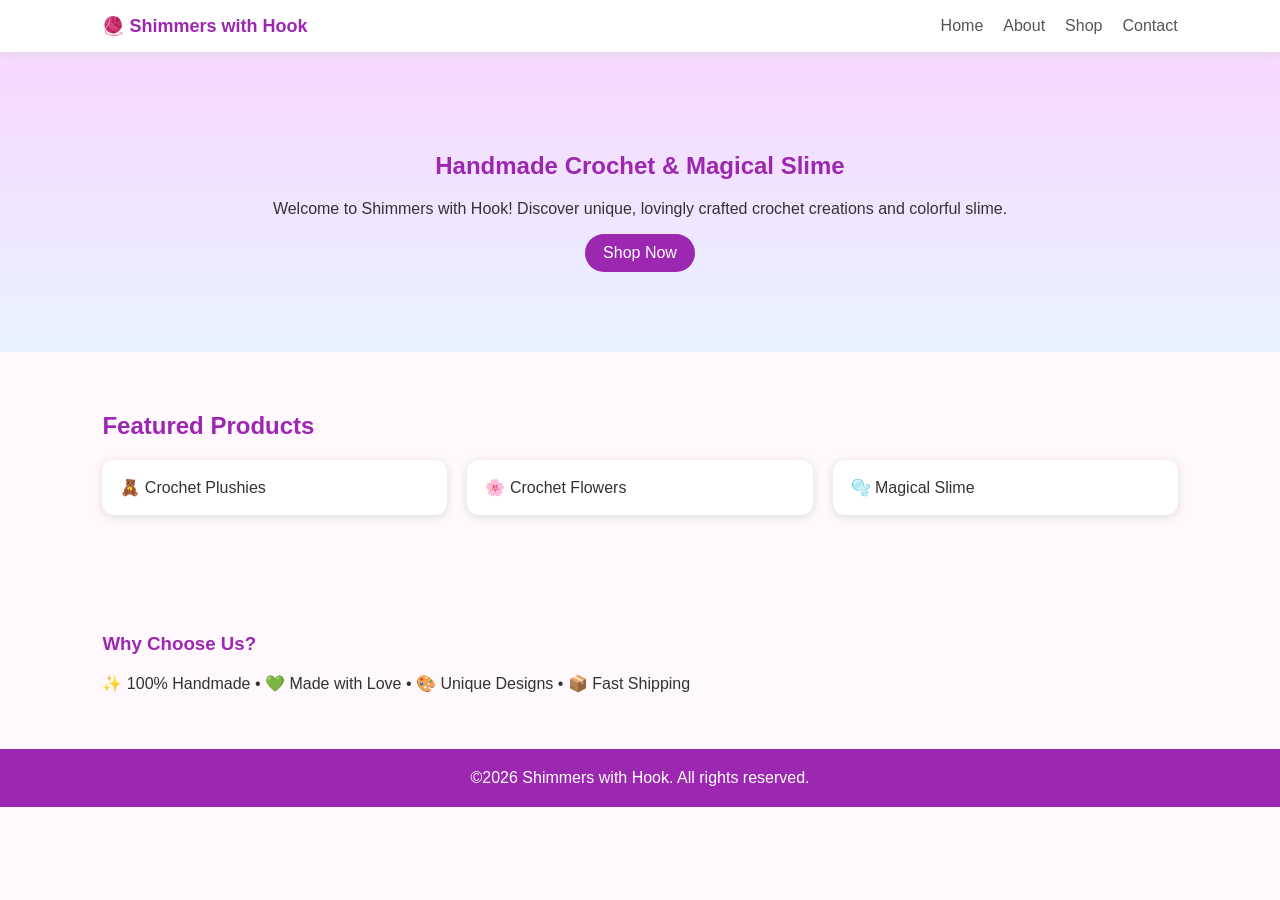
<file: index.html>
<!doctype html><html lang="en"><head><meta charset="UTF-8"><meta name="viewport" content="width=device-width, initial-scale=1.0"><meta name="description" content="🧶 Shimmers with Hook - Handmade crochet plushies, flowers, and magical slime products. Shop unique handcrafted items online."><meta name="keywords" content="crochet, handmade, plushies, slime, shop, online store"><meta name="author" content="Shimmers with Hook"><meta property="og:title" content="Shimmers with Hook - Handmade Crochet & Slime"><meta property="og:description" content="Shop beautiful handmade crochet creations and magical slime products online."><meta property="og:image" content="https://fathimzia.github.io/shimmers-with-hook/favicon.ico"><meta property="og:url" content="https://fathimzia.github.io/shimmers-with-hook/index.html"><title>Shimmers with Hook - Handmade Crochet & Magical Slime</title><link rel='stylesheet' href='style.css'></head><body><header><div class="logo">🧶 Shimmers with Hook</div><nav><a href="index.html">Home</a><a href="about.html">About</a><a href="shop.html">Shop</a><a href="contact.html">Contact</a></nav></header><section class='hero'><h1>Handmade Crochet & Magical Slime</h1><p>Welcome to Shimmers with Hook! Discover unique, lovingly crafted crochet creations and colorful slime.</p><a class='btn' href='shop.html'>Shop Now</a></section><section><h2>Featured Products</h2><div class='cards'><div class='card'>🧸 Crochet Plushies</div><div class='card'>🌸 Crochet Flowers</div><div class='card'>🫧 Magical Slime</div></div></section><section><h3>Why Choose Us?</h3><p>✨ 100% Handmade • 💚 Made with Love • 🎨 Unique Designs • 📦 Fast Shipping</p></section><footer>©2026 Shimmers with Hook. All rights reserved.</footer><script src='script.js'></script></body></html>
</file>
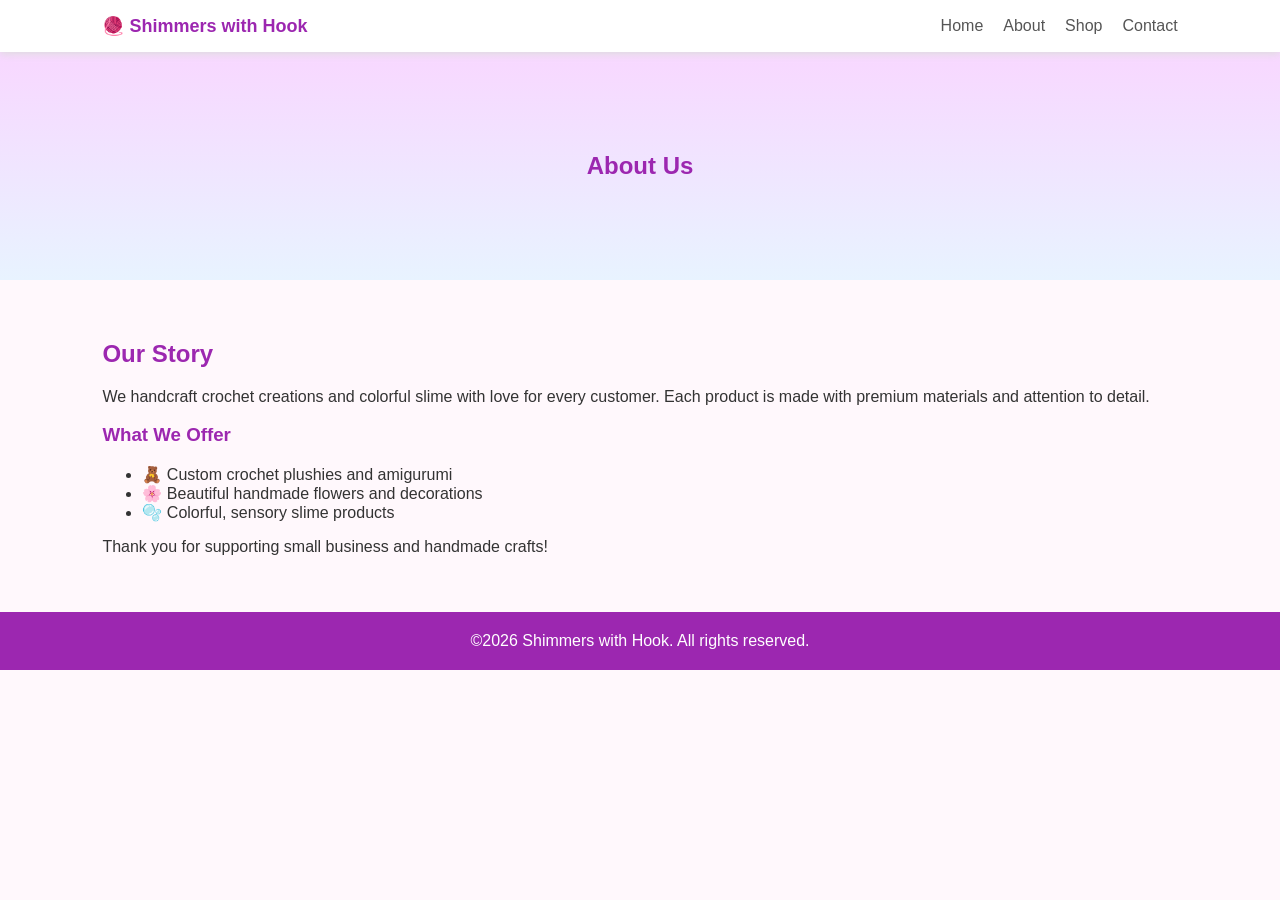
<file: about.html>
<!doctype html><html lang="en"><head><meta charset="UTF-8"><meta name="viewport" content="width=device-width, initial-scale=1.0"><meta name="description" content="About Shimmers with Hook - We create beautiful handmade crochet items and colorful slime with passion and care."><meta name="keywords" content="about us, handmade, crochet artist, slime maker"><meta property="og:title" content="About Shimmers with Hook"><meta property="og:description" content="Learn about our passion for handmade crochet and slime creation."><title>About - Shimmers with Hook</title><link rel='stylesheet' href='style.css'></head><body><header><div class="logo">🧶 Shimmers with Hook</div><nav><a href="index.html">Home</a><a href="about.html">About</a><a href="shop.html">Shop</a><a href="contact.html">Contact</a></nav></header><section class='hero'><h1>About Us</h1></section><section><h2>Our Story</h2><p>We handcraft crochet creations and colorful slime with love for every customer. Each product is made with premium materials and attention to detail.</p><h3>What We Offer</h3><ul><li>🧸 Custom crochet plushies and amigurumi</li><li>🌸 Beautiful handmade flowers and decorations</li><li>🫧 Colorful, sensory slime products</li></ul><p>Thank you for supporting small business and handmade crafts!</p></section><footer>©2026 Shimmers with Hook. All rights reserved.</footer><script src='script.js'></script></body></html>
</file>
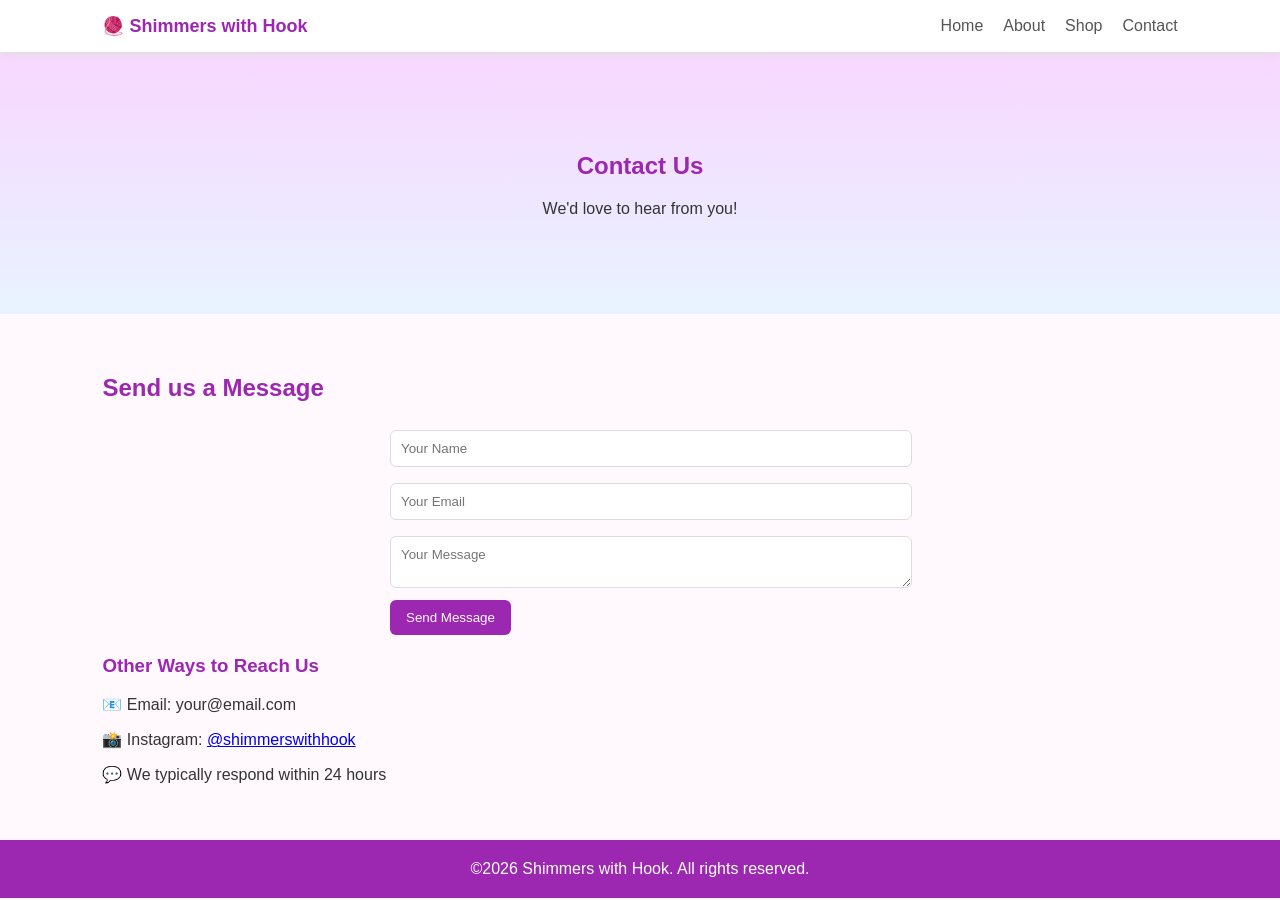
<file: contact.html>
<!doctype html><html lang="en"><head><meta charset="UTF-8"><meta name="viewport" content="width=device-width, initial-scale=1.0"><meta name="description" content="Contact Shimmers with Hook - Get in touch with us for custom orders, questions, or collaborations."><meta name="keywords" content="contact, email, support, custom orders"><meta property="og:title" content="Contact - Shimmers with Hook"><title>Contact - Shimmers with Hook</title><link rel='stylesheet' href='style.css'></head><body><header><div class="logo">🧶 Shimmers with Hook</div><nav><a href="index.html">Home</a><a href="about.html">About</a><a href="shop.html">Shop</a><a href="contact.html">Contact</a></nav></header><section class='hero'><h1>Contact Us</h1><p>We'd love to hear from you!</p></section><section><h2>Send us a Message</h2><form><input placeholder='Your Name' required><input placeholder='Your Email' required><textarea placeholder='Your Message' required></textarea><button type='submit'>Send Message</button></form><h3>Other Ways to Reach Us</h3><p>📧 Email: your@email.com</p><p>📸 Instagram: <a href="https://instagram.com/shimmerswithhook" target="_blank">@shimmerswithhook</a></p><p>💬 We typically respond within 24 hours</p></section><footer>©2026 Shimmers with Hook. All rights reserved.</footer><script src='script.js'></script></body></html>
</file>
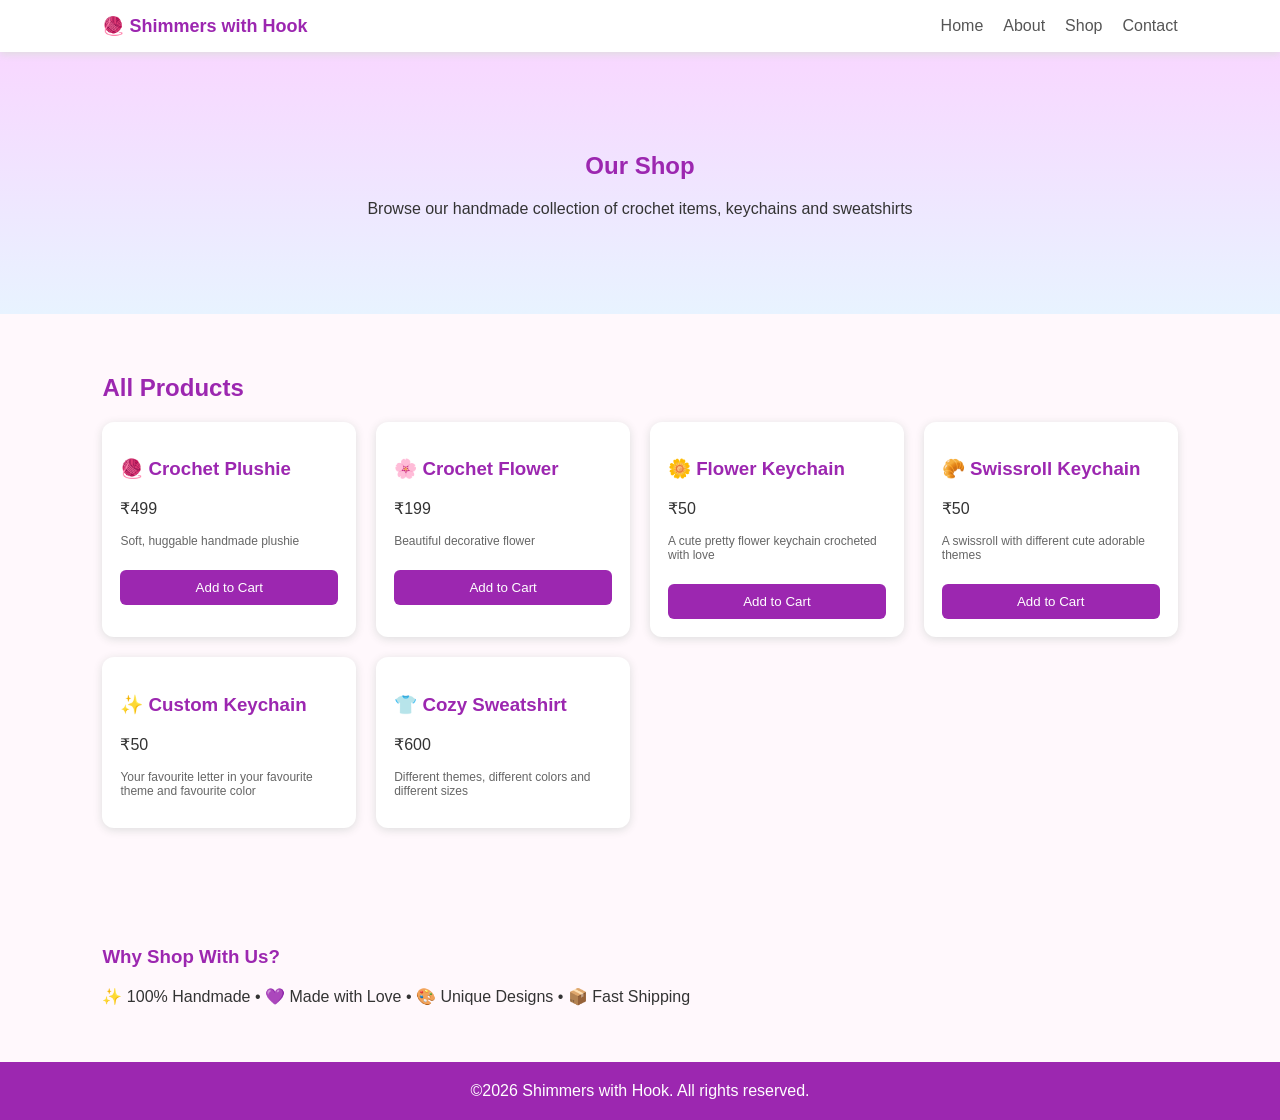
<file: shop.html>
<!doctype html><html lang="en"><head><meta charset="UTF-8"><meta name="viewport" content="width=device-width, initial-scale=1.0"><meta name="description" content="Shop Shimmers with Hook - Buy handmade crochet plushies, flowers, keychains, and sweatshirts online. Unique handcrafted gifts available."><meta name="keywords" content="shop, buy crochet, plushies, keychains, sweatshirt, online store, handmade gifts"><meta property="og:title" content="Shop - Shimmers with Hook"><meta property="og:description" content="Browse our collection of handmade crochet items, keychains and sweatshirts."><title>Shop - Shimmers with Hook</title><link rel='stylesheet' href='style.css'></head><body><header><div class="logo">🧶 Shimmers with Hook</div><nav><a href="index.html">Home</a><a href="about.html">About</a><a href="shop.html">Shop</a><a href="contact.html">Contact</a></nav></header><section class='hero'><h1>Our Shop</h1><p>Browse our handmade collection of crochet items, keychains and sweatshirts</p></section><section><h2>All Products</h2><div class='cards'><div class='card'><h3>🧶 Crochet Plushie</h3><p>₹499</p><p style="font-size:12px;color:#666">Soft, huggable handmade plushie</p></div><div class='card'><h3>🌸 Crochet Flower</h3><p>₹199</p><p style="font-size:12px;color:#666">Beautiful decorative flower</p></div><div class='card'><h3>🌼 Flower Keychain</h3><p>₹50</p><p style="font-size:12px;color:#666">A cute pretty flower keychain crocheted with love</p></div><div class='card'><h3>🥐 Swissroll Keychain</h3><p>₹50</p><p style="font-size:12px;color:#666">A swissroll with different cute adorable themes</p></div><div class='card'><h3>✨ Custom Keychain</h3><p>₹50</p><p style="font-size:12px;color:#666">Your favourite letter in your favourite theme and favourite color</p></div><div class='card'><h3>👕 Cozy Sweatshirt</h3><p>₹600</p><p style="font-size:12px;color:#666">Different themes, different colors and different sizes</p></div></div></section><section><h3>Why Shop With Us?</h3><p>✨ 100% Handmade • 💜 Made with Love • 🎨 Unique Designs • 📦 Fast Shipping</p></section><footer>©2026 Shimmers with Hook. All rights reserved.</footer><script src='script.js'></script></body></html>
</file>
<file: style.css>
body{margin:0;font-family:Arial,sans-serif;background:#fff8fc;color:#333}header{position:sticky;top:0;background:#fff;display:flex;justify-content:space-between;align-items:center;padding:15px 8%;box-shadow:0 2px 8px #ddd}.logo{font-weight:bold;color:#9c27b0;font-size:18px}nav{display:flex;gap:20px}nav a{text-decoration:none;color:#555;transition:color 0.3s}nav a:hover{color:#9c27b0}.hero{padding:80px 8%;text-align:center;background:linear-gradient(#f8d7ff,#e8f3ff)}.btn{background:#9c27b0;color:#fff;padding:10px 18px;border-radius:20px;text-decoration:none;display:inline-block;transition:background 0.3s}.btn:hover{background:#7b1fa2}.cards{display:grid;grid-template-columns:repeat(auto-fit,minmax(220px,1fr));gap:20px;margin:20px 0}.card{background:#fff;padding:18px;border-radius:12px;box-shadow:0 2px 10px #ddd;transition:transform 0.3s}.card:hover{transform:translateY(-5px);box-shadow:0 4px 15px #ccc}.add-to-cart-btn{width:100%;margin-top:10px;padding:10px;background:#9c27b0;color:#fff;border:none;border-radius:6px;cursor:pointer;transition:background 0.3s}.add-to-cart-btn:hover{background:#7b1fa2}section{padding:40px 8%}footer{text-align:center;padding:20px;background:#9c27b0;color:#fff}input,textarea{width:100%;padding:10px;margin:8px 0;border:1px solid #ddd;border-radius:6px;font-family:Arial}button{padding:10px 16px;background:#9c27b0;color:#fff;border:none;border-radius:6px;cursor:pointer;transition:background 0.3s}button:hover{background:#7b1fa2}.notification{position:fixed;top:20px;right:20px;background:#9c27b0;color:#fff;padding:15px 20px;border-radius:8px;box-shadow:0 2px 10px #999;animation:slideIn 0.3s}@keyframes slideIn{from{transform:translateX(400px);opacity:0}to{transform:translateX(0);opacity:1}}.cart-item{display:flex;justify-content:space-between;align-items:center;padding:10px;border:1px solid #ddd;margin:10px 0;border-radius:6px}#cart-total{font-size:18px;margin-top:15px;color:#9c27b0}h1,h2,h3{color:#9c27b0}form{max-width:500px;margin:20px auto}
</file>
